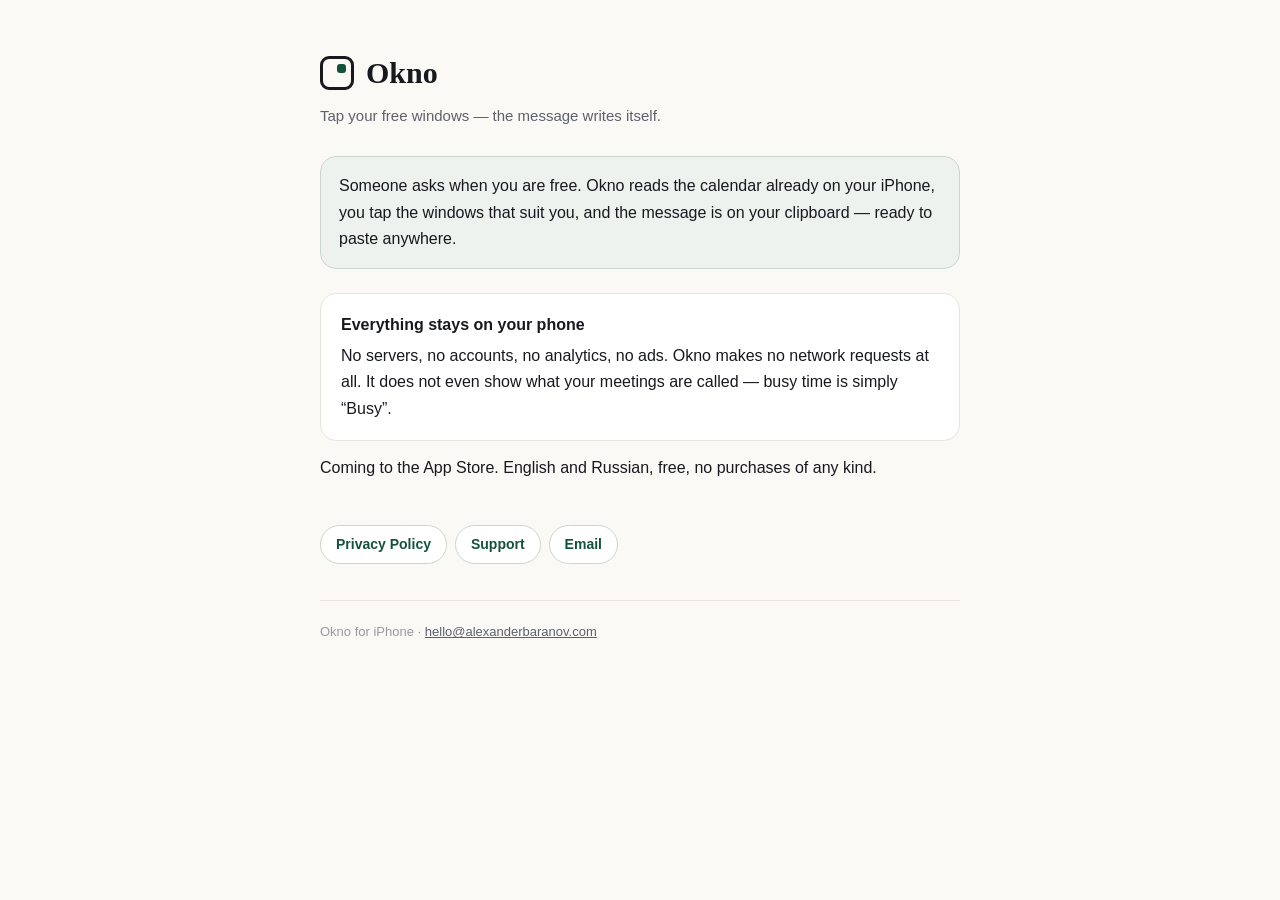
<file: index.html>
<!DOCTYPE html>
<html lang="en">
<head>
<meta charset="UTF-8">
<meta name="viewport" content="width=device-width, initial-scale=1.0">
<title>Okno — your calendar, as a reply</title>
<meta name="description" content="Okno is an iPhone app that finds the free windows in your calendar and writes the message for you.">
<link rel="stylesheet" href="/style.css">
</head>
<body>

<header>
  <div class="mark" aria-hidden="true"></div>
  <h1>Okno</h1>
</header>
<p class="tagline">Tap your free windows — the message writes itself.</p>

<section>
  <div class="lede">
    <p>Someone asks when you are free. Okno reads the calendar already on your iPhone, you tap the windows that suit you, and the message is on your clipboard — ready to paste anywhere.</p>
  </div>

  <div class="card">
    <h3>Everything stays on your phone</h3>
    <p>No servers, no accounts, no analytics, no ads. Okno makes no network requests at all. It does not even show what your meetings are called — busy time is simply “Busy”.</p>
  </div>

  <p>Coming to the App Store. English and Russian, free, no purchases of any kind.</p>
</section>

<nav>
  <a href="/privacy/">Privacy Policy</a>
  <a href="/support/">Support</a>
  <a href="mailto:hello@alexanderbaranov.com">Email</a>
</nav>

<footer>
  Okno for iPhone · <a href="mailto:hello@alexanderbaranov.com">hello@alexanderbaranov.com</a>
</footer>

</body>
</html>
</file>
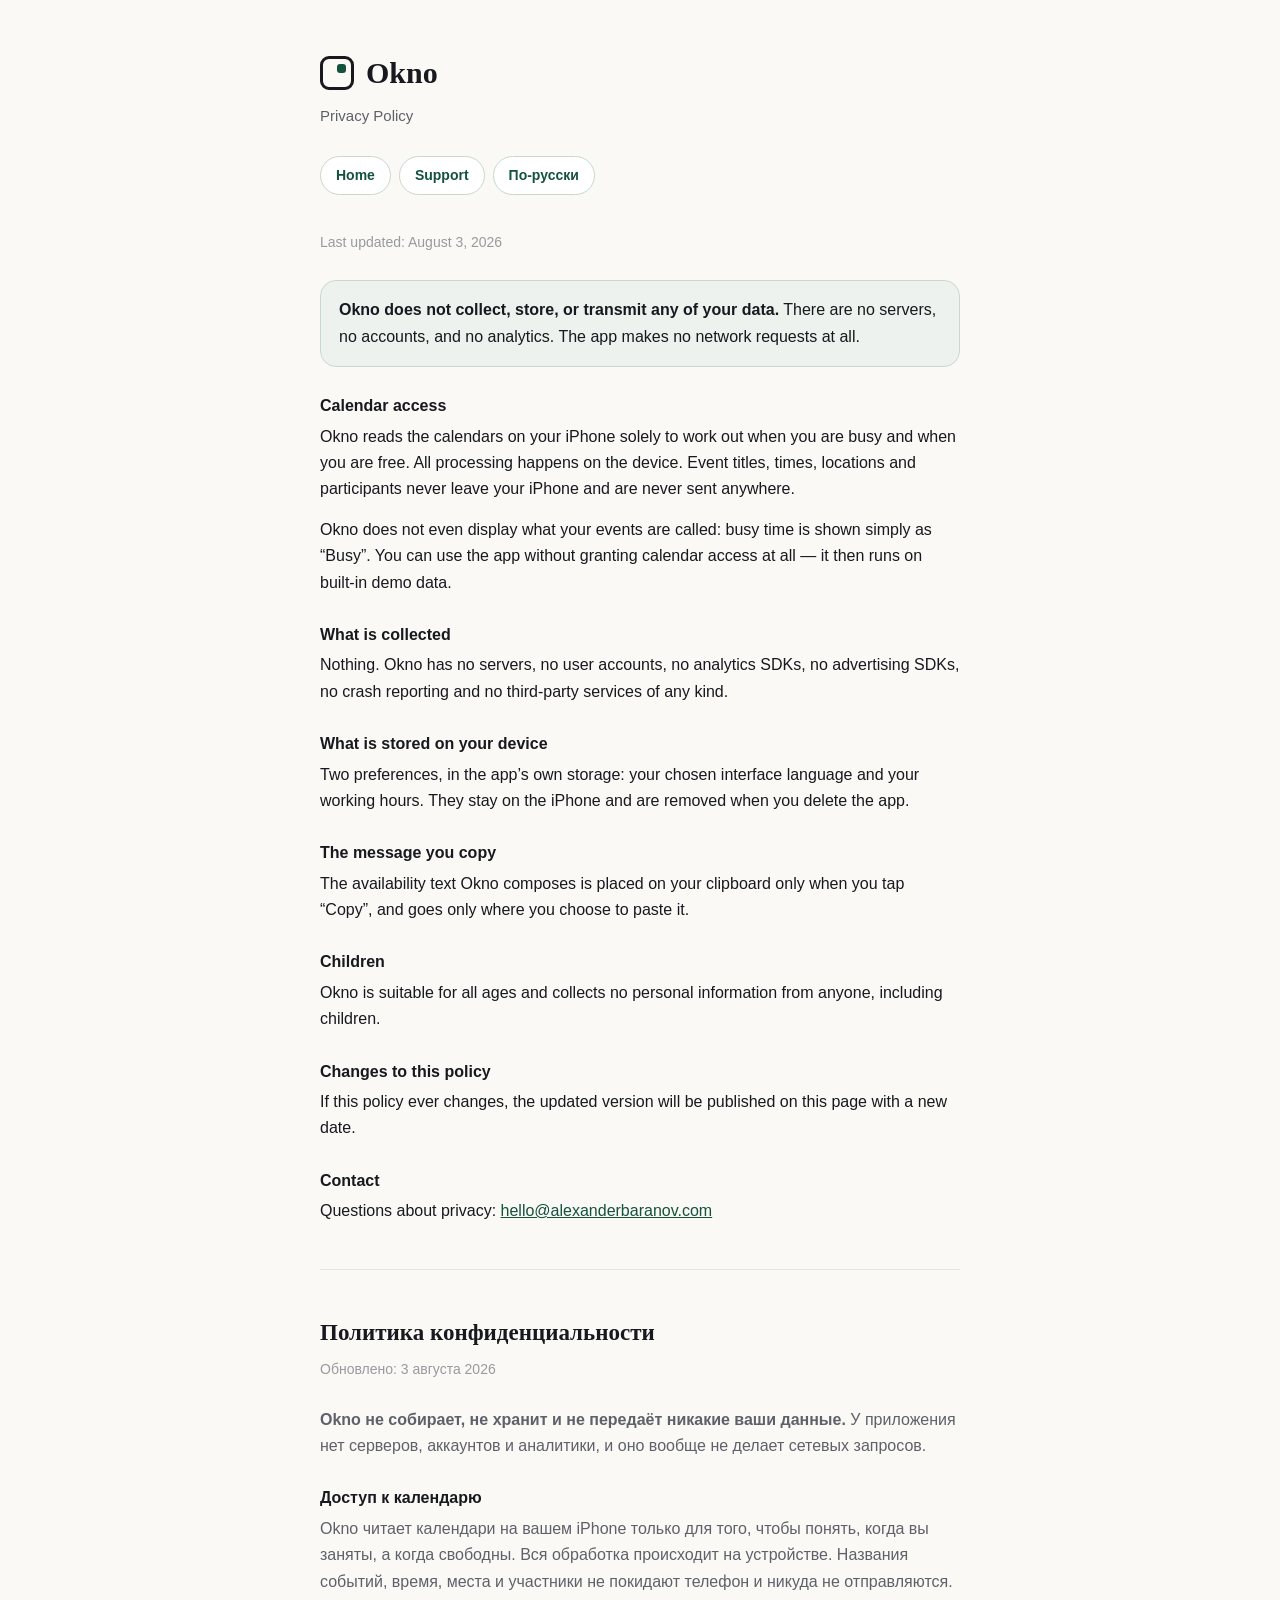
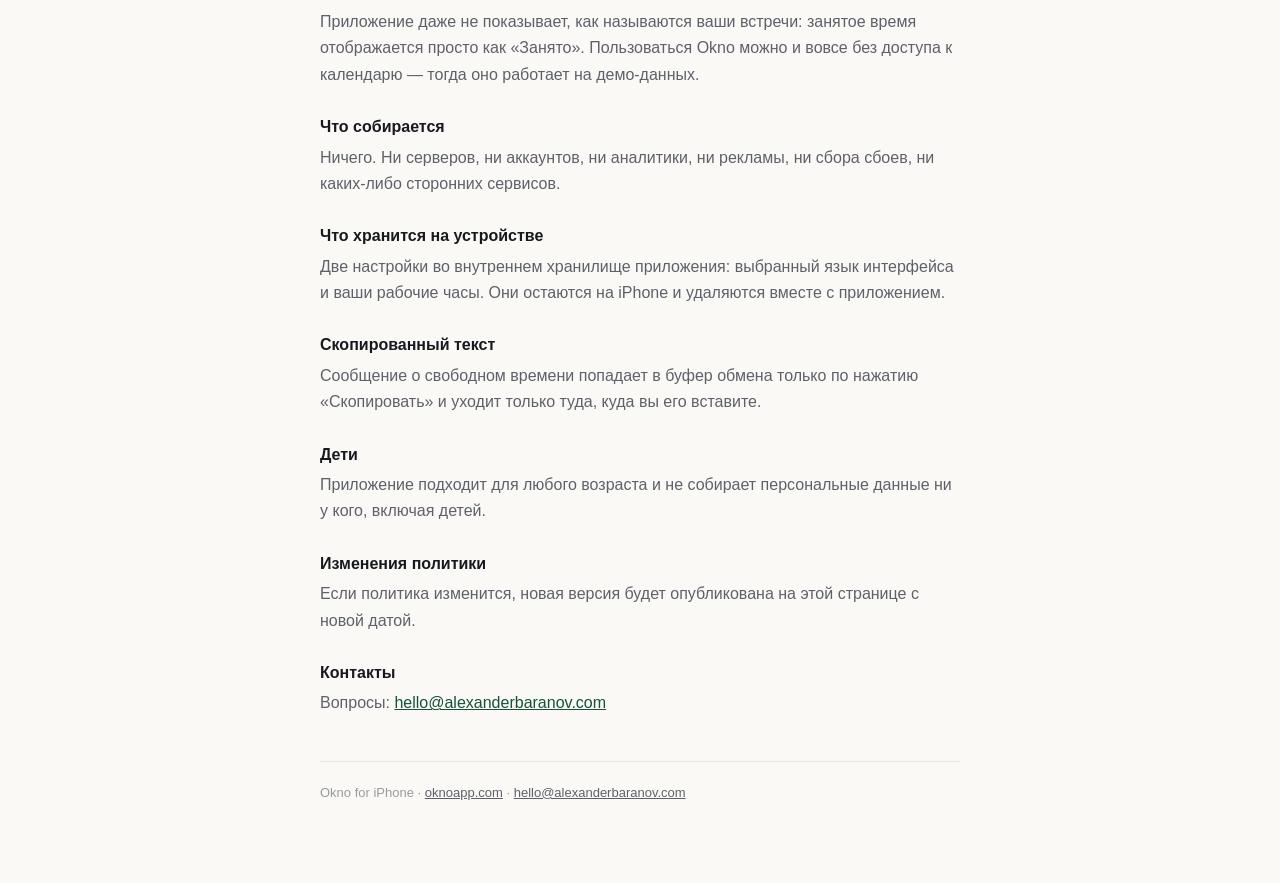
<file: privacy/index.html>
<!DOCTYPE html>
<html lang="en">
<head>
<meta charset="UTF-8">
<meta name="viewport" content="width=device-width, initial-scale=1.0">
<title>Okno — Privacy Policy</title>
<meta name="description" content="Privacy policy for Okno, an iPhone app that finds free windows in your calendar. Okno collects no data and makes no network requests.">
<link rel="stylesheet" href="/style.css">
</head>
<body>

<header>
  <div class="mark" aria-hidden="true"></div>
  <h1><a href="/">Okno</a></h1>
</header>
<p class="tagline">Privacy Policy</p>

<nav>
  <a href="/">Home</a>
  <a href="/support/">Support</a>
  <a href="#ru">По-русски</a>
</nav>

<section id="privacy">
  <p class="date">Last updated: August 3, 2026</p>

  <div class="lede">
    <p><strong>Okno does not collect, store, or transmit any of your data.</strong> There are no servers, no accounts, and no analytics. The app makes no network requests at all.</p>
  </div>

  <h3>Calendar access</h3>
  <p>Okno reads the calendars on your iPhone solely to work out when you are busy and when you are free. All processing happens on the device. Event titles, times, locations and participants never leave your iPhone and are never sent anywhere.</p>
  <p>Okno does not even display what your events are called: busy time is shown simply as “Busy”. You can use the app without granting calendar access at all — it then runs on built-in demo data.</p>

  <h3>What is collected</h3>
  <p>Nothing. Okno has no servers, no user accounts, no analytics SDKs, no advertising SDKs, no crash reporting and no third-party services of any kind.</p>

  <h3>What is stored on your device</h3>
  <p>Two preferences, in the app’s own storage: your chosen interface language and your working hours. They stay on the iPhone and are removed when you delete the app.</p>

  <h3>The message you copy</h3>
  <p>The availability text Okno composes is placed on your clipboard only when you tap “Copy”, and goes only where you choose to paste it.</p>

  <h3>Children</h3>
  <p>Okno is suitable for all ages and collects no personal information from anyone, including children.</p>

  <h3>Changes to this policy</h3>
  <p>If this policy ever changes, the updated version will be published on this page with a new date.</p>

  <h3>Contact</h3>
  <p>Questions about privacy: <a href="mailto:hello@alexanderbaranov.com">hello@alexanderbaranov.com</a></p>
</section>

<hr>

<section id="ru" class="ru" lang="ru">
  <h2>Политика конфиденциальности</h2>
  <p class="date">Обновлено: 3 августа 2026</p>

  <p><strong>Okno не собирает, не хранит и не передаёт никакие ваши данные.</strong> У приложения нет серверов, аккаунтов и аналитики, и оно вообще не делает сетевых запросов.</p>

  <h3>Доступ к календарю</h3>
  <p>Okno читает календари на вашем iPhone только для того, чтобы понять, когда вы заняты, а когда свободны. Вся обработка происходит на устройстве. Названия событий, время, места и участники не покидают телефон и никуда не отправляются.</p>
  <p>Приложение даже не показывает, как называются ваши встречи: занятое время отображается просто как «Занято». Пользоваться Okno можно и вовсе без доступа к календарю — тогда оно работает на демо-данных.</p>

  <h3>Что собирается</h3>
  <p>Ничего. Ни серверов, ни аккаунтов, ни аналитики, ни рекламы, ни сбора сбоев, ни каких-либо сторонних сервисов.</p>

  <h3>Что хранится на устройстве</h3>
  <p>Две настройки во внутреннем хранилище приложения: выбранный язык интерфейса и ваши рабочие часы. Они остаются на iPhone и удаляются вместе с приложением.</p>

  <h3>Скопированный текст</h3>
  <p>Сообщение о свободном времени попадает в буфер обмена только по нажатию «Скопировать» и уходит только туда, куда вы его вставите.</p>

  <h3>Дети</h3>
  <p>Приложение подходит для любого возраста и не собирает персональные данные ни у кого, включая детей.</p>

  <h3>Изменения политики</h3>
  <p>Если политика изменится, новая версия будет опубликована на этой странице с новой датой.</p>

  <h3>Контакты</h3>
  <p>Вопросы: <a href="mailto:hello@alexanderbaranov.com">hello@alexanderbaranov.com</a></p>
</section>

<footer>
  Okno for iPhone · <a href="/">oknoapp.com</a> · <a href="mailto:hello@alexanderbaranov.com">hello@alexanderbaranov.com</a>
</footer>

</body>
</html>
</file>
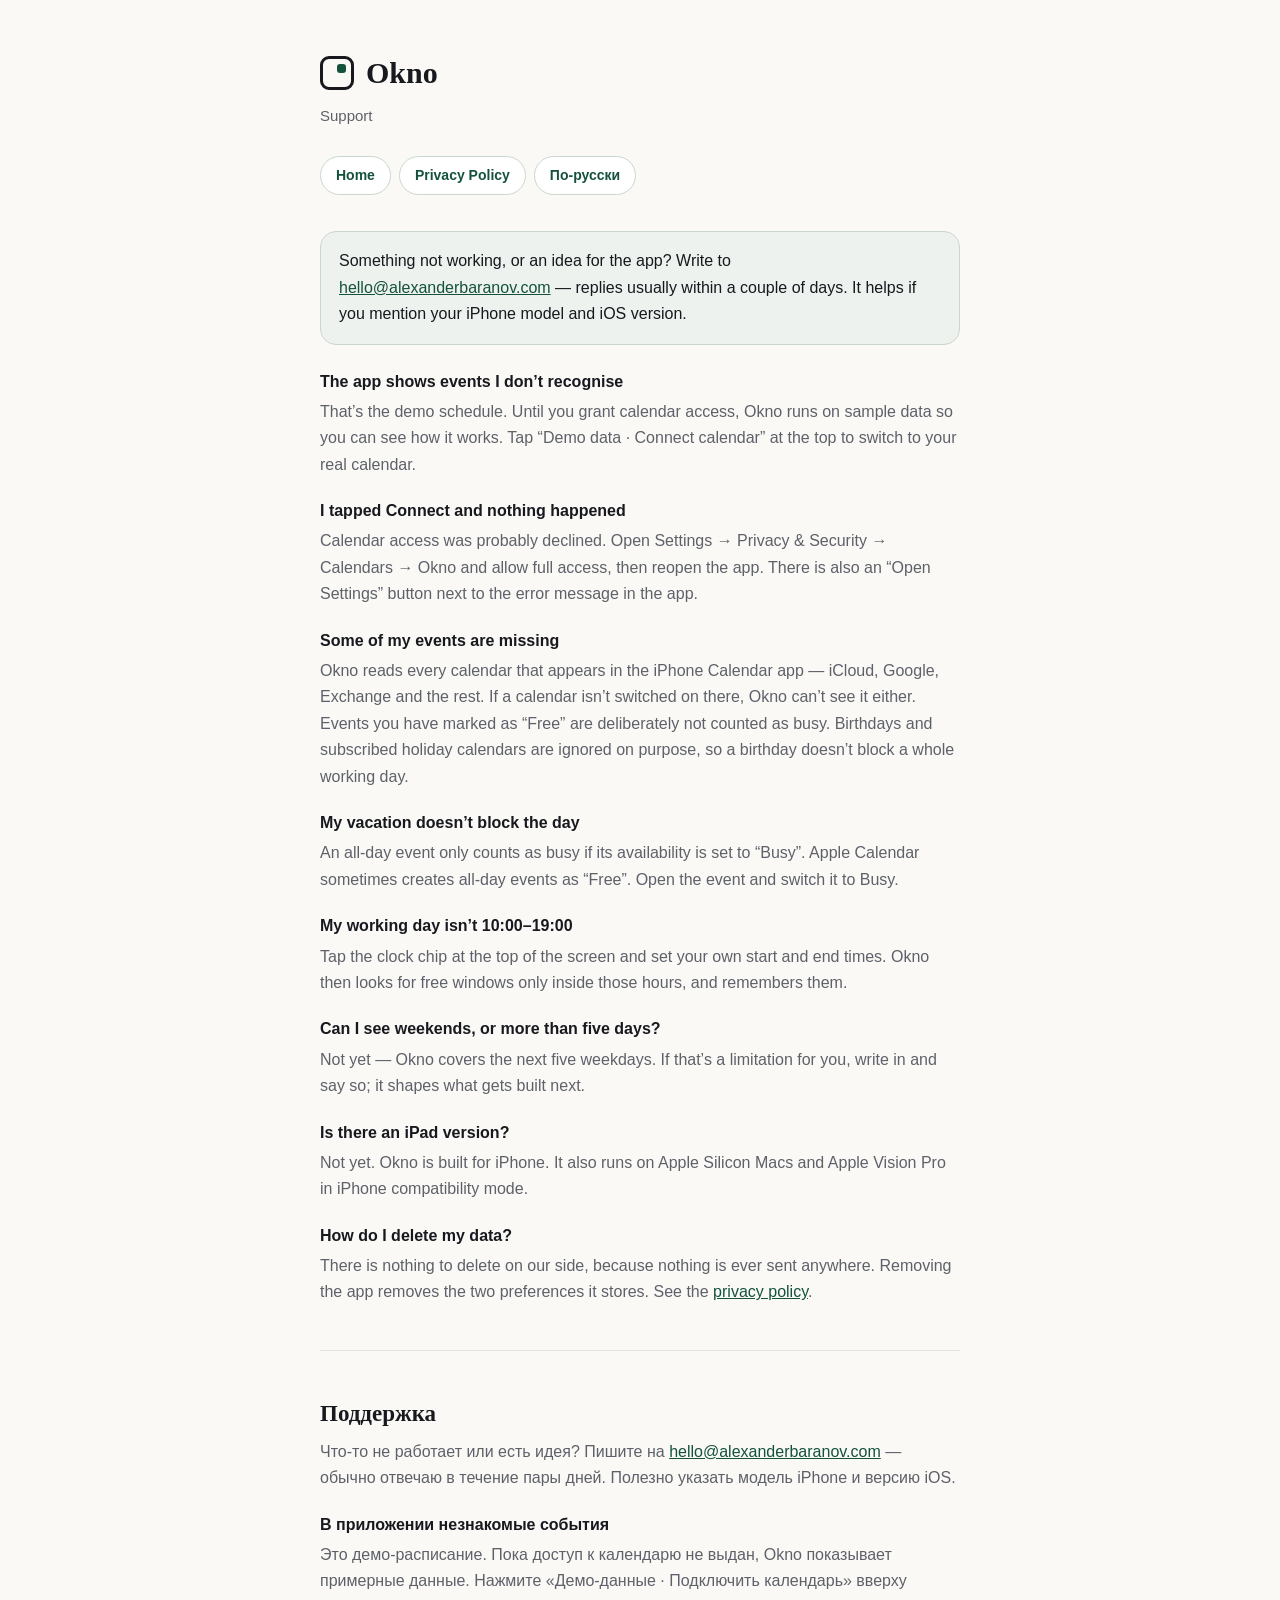
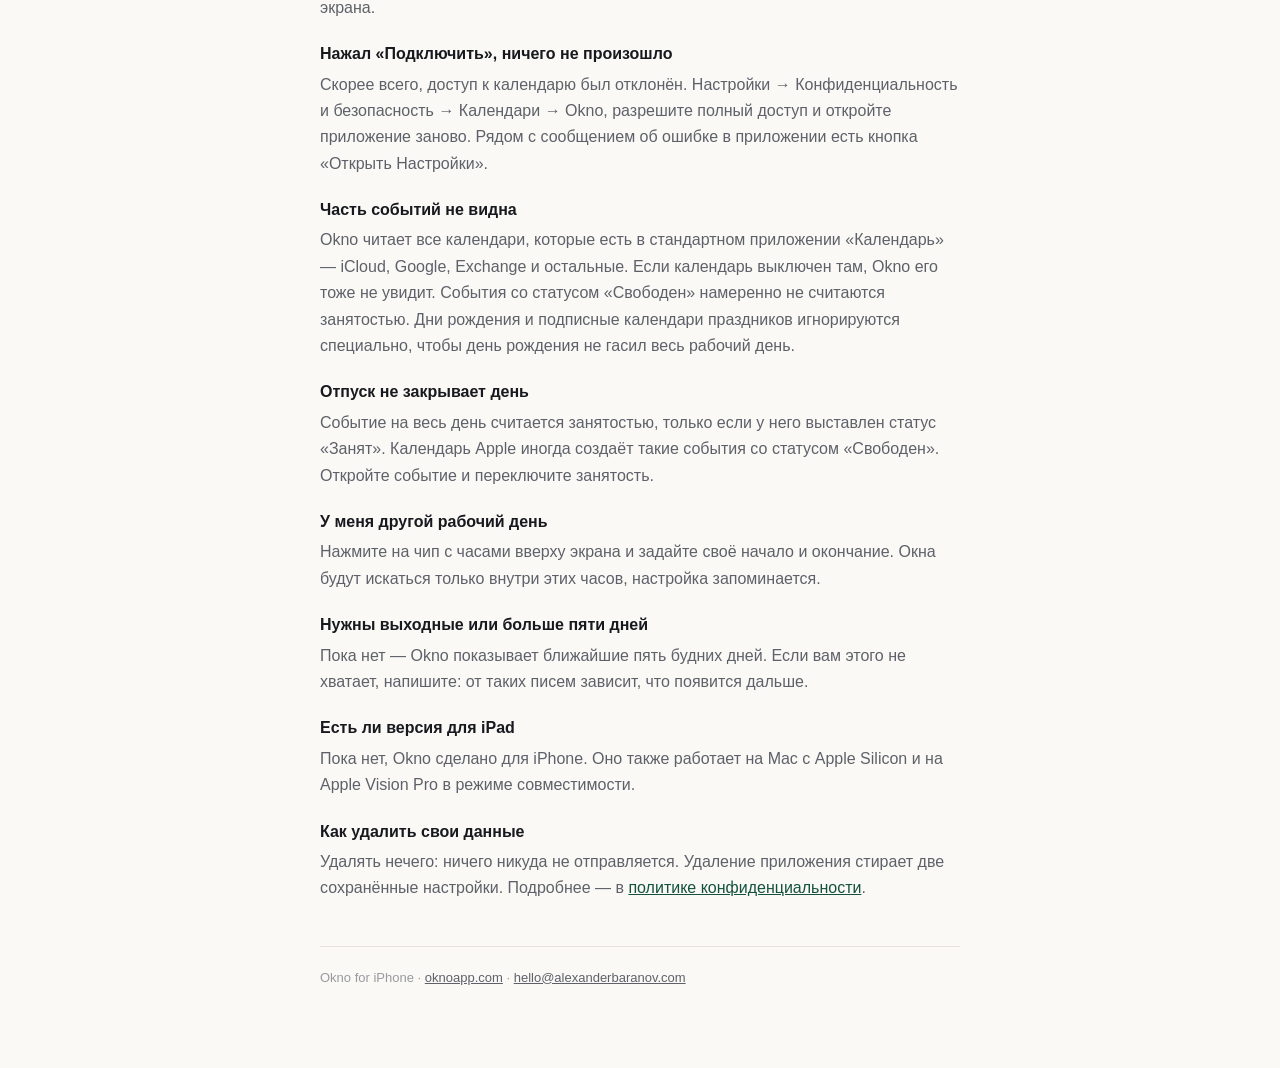
<file: support/index.html>
<!DOCTYPE html>
<html lang="en">
<head>
<meta charset="UTF-8">
<meta name="viewport" content="width=device-width, initial-scale=1.0">
<title>Okno — Support</title>
<meta name="description" content="Support for Okno, an iPhone app that finds free windows in your calendar. Contact and answers to common questions.">
<link rel="stylesheet" href="/style.css">
</head>
<body>

<header>
  <div class="mark" aria-hidden="true"></div>
  <h1><a href="/">Okno</a></h1>
</header>
<p class="tagline">Support</p>

<nav>
  <a href="/">Home</a>
  <a href="/privacy/">Privacy Policy</a>
  <a href="#ru">По-русски</a>
</nav>

<section id="support">
  <div class="lede">
    <p>Something not working, or an idea for the app? Write to <a href="mailto:hello@alexanderbaranov.com">hello@alexanderbaranov.com</a> — replies usually within a couple of days. It helps if you mention your iPhone model and iOS version.</p>
  </div>

  <dl>
    <dt>The app shows events I don’t recognise</dt>
    <dd>That’s the demo schedule. Until you grant calendar access, Okno runs on sample data so you can see how it works. Tap “Demo data · Connect calendar” at the top to switch to your real calendar.</dd>

    <dt>I tapped Connect and nothing happened</dt>
    <dd>Calendar access was probably declined. Open Settings → Privacy &amp; Security → Calendars → Okno and allow full access, then reopen the app. There is also an “Open Settings” button next to the error message in the app.</dd>

    <dt>Some of my events are missing</dt>
    <dd>Okno reads every calendar that appears in the iPhone Calendar app — iCloud, Google, Exchange and the rest. If a calendar isn’t switched on there, Okno can’t see it either. Events you have marked as “Free” are deliberately not counted as busy. Birthdays and subscribed holiday calendars are ignored on purpose, so a birthday doesn’t block a whole working day.</dd>

    <dt>My vacation doesn’t block the day</dt>
    <dd>An all-day event only counts as busy if its availability is set to “Busy”. Apple Calendar sometimes creates all-day events as “Free”. Open the event and switch it to Busy.</dd>

    <dt>My working day isn’t 10:00–19:00</dt>
    <dd>Tap the clock chip at the top of the screen and set your own start and end times. Okno then looks for free windows only inside those hours, and remembers them.</dd>

    <dt>Can I see weekends, or more than five days?</dt>
    <dd>Not yet — Okno covers the next five weekdays. If that’s a limitation for you, write in and say so; it shapes what gets built next.</dd>

    <dt>Is there an iPad version?</dt>
    <dd>Not yet. Okno is built for iPhone. It also runs on Apple Silicon Macs and Apple Vision Pro in iPhone compatibility mode.</dd>

    <dt>How do I delete my data?</dt>
    <dd>There is nothing to delete on our side, because nothing is ever sent anywhere. Removing the app removes the two preferences it stores. See the <a href="/privacy/">privacy policy</a>.</dd>
  </dl>
</section>

<hr>

<section id="ru" class="ru" lang="ru">
  <h2>Поддержка</h2>

  <p>Что-то не работает или есть идея? Пишите на <a href="mailto:hello@alexanderbaranov.com">hello@alexanderbaranov.com</a> — обычно отвечаю в течение пары дней. Полезно указать модель iPhone и версию iOS.</p>

  <dl>
    <dt>В приложении незнакомые события</dt>
    <dd>Это демо-расписание. Пока доступ к календарю не выдан, Okno показывает примерные данные. Нажмите «Демо-данные · Подключить календарь» вверху экрана.</dd>

    <dt>Нажал «Подключить», ничего не произошло</dt>
    <dd>Скорее всего, доступ к календарю был отклонён. Настройки → Конфиденциальность и безопасность → Календари → Okno, разрешите полный доступ и откройте приложение заново. Рядом с сообщением об ошибке в приложении есть кнопка «Открыть Настройки».</dd>

    <dt>Часть событий не видна</dt>
    <dd>Okno читает все календари, которые есть в стандартном приложении «Календарь» — iCloud, Google, Exchange и остальные. Если календарь выключен там, Okno его тоже не увидит. События со статусом «Свободен» намеренно не считаются занятостью. Дни рождения и подписные календари праздников игнорируются специально, чтобы день рождения не гасил весь рабочий день.</dd>

    <dt>Отпуск не закрывает день</dt>
    <dd>Событие на весь день считается занятостью, только если у него выставлен статус «Занят». Календарь Apple иногда создаёт такие события со статусом «Свободен». Откройте событие и переключите занятость.</dd>

    <dt>У меня другой рабочий день</dt>
    <dd>Нажмите на чип с часами вверху экрана и задайте своё начало и окончание. Окна будут искаться только внутри этих часов, настройка запоминается.</dd>

    <dt>Нужны выходные или больше пяти дней</dt>
    <dd>Пока нет — Okno показывает ближайшие пять будних дней. Если вам этого не хватает, напишите: от таких писем зависит, что появится дальше.</dd>

    <dt>Есть ли версия для iPad</dt>
    <dd>Пока нет, Okno сделано для iPhone. Оно также работает на Mac с Apple Silicon и на Apple Vision Pro в режиме совместимости.</dd>

    <dt>Как удалить свои данные</dt>
    <dd>Удалять нечего: ничего никуда не отправляется. Удаление приложения стирает две сохранённые настройки. Подробнее — в <a href="/privacy/">политике конфиденциальности</a>.</dd>
  </dl>
</section>

<footer>
  Okno for iPhone · <a href="/">oknoapp.com</a> · <a href="mailto:hello@alexanderbaranov.com">hello@alexanderbaranov.com</a>
</footer>

</body>
</html>
</file>
<file: style.css>
:root {
  --paper: #faf9f6;
  --ink: #17191e;
  --ink-soft: #5e6169;
  --ink-faint: #989a9f;
  --accent: #14523d;
  --accent-soft: #edf2ee;
  --accent-border: #c9d8ce;
  --line: #e7e4de;
}
* { box-sizing: border-box; }
body {
  font-family: -apple-system, BlinkMacSystemFont, "Segoe UI", Roboto, Helvetica, Arial, sans-serif;
  max-width: 680px; margin: 0 auto; padding: 48px 20px 80px;
  color: var(--ink); background: var(--paper); line-height: 1.65;
  -webkit-text-size-adjust: 100%;
}
header { display: flex; align-items: center; gap: 12px; margin-bottom: 6px; }
.mark { width: 34px; height: 34px; flex: none; border: 3.4px solid var(--ink);
        border-radius: 9px; position: relative; }
.mark::after { content: ""; position: absolute; top: 5px; right: 5px;
               width: 9px; height: 9px; border-radius: 3px; background: var(--accent); }
h1 { font-family: Georgia, "Times New Roman", serif; font-size: 30px; margin: 0; font-weight: 600; }
h1 a { color: inherit; text-decoration: none; }
.tagline { color: var(--ink-soft); margin: 0 0 28px; font-size: 15px; }
nav { display: flex; gap: 8px; flex-wrap: wrap; margin-bottom: 36px; }
nav a { text-decoration: none; font-size: 14px; font-weight: 600; color: var(--accent);
        background: #fff; border: 1.5px solid var(--accent-border);
        border-radius: 999px; padding: 7px 15px; }
nav a:hover { background: var(--accent-soft); }
section { margin-bottom: 44px; scroll-margin-top: 24px; }
h2 { font-family: Georgia, "Times New Roman", serif; font-size: 23px;
     margin: 0 0 6px; font-weight: 600; }
h3 { font-size: 16px; margin: 26px 0 4px; }
p { margin: 0 0 14px; }
.date { color: var(--ink-faint); font-size: 14px; margin-bottom: 26px; }
.lede { background: var(--accent-soft); border: 1px solid var(--accent-border);
        border-radius: 16px; padding: 16px 18px; margin: 0 0 24px; }
.lede p { margin: 0; font-size: 16px; }
.card { background: #fff; border: 1px solid var(--line); border-radius: 16px;
        padding: 18px 20px; margin: 0 0 14px; }
.card h3 { margin-top: 0; }
.card p:last-child { margin-bottom: 0; }
dl { margin: 0; }
dt { font-weight: 600; margin-top: 20px; }
dd { margin: 4px 0 0; color: var(--ink-soft); }
ul { margin: 0 0 14px; padding-left: 20px; }
li { margin-bottom: 6px; }
a { color: var(--accent); }
hr { border: 0; border-top: 1px solid var(--line); margin: 44px 0; }
.ru { color: var(--ink-soft); }
.ru h2, .ru h3, .ru dt { color: var(--ink); }
footer { color: var(--ink-faint); font-size: 13px; border-top: 1px solid var(--line);
         padding-top: 20px; }
footer a { color: var(--ink-soft); }
@media (max-width: 480px) { body { padding: 32px 18px 60px; } h1 { font-size: 26px; } }
</file>
